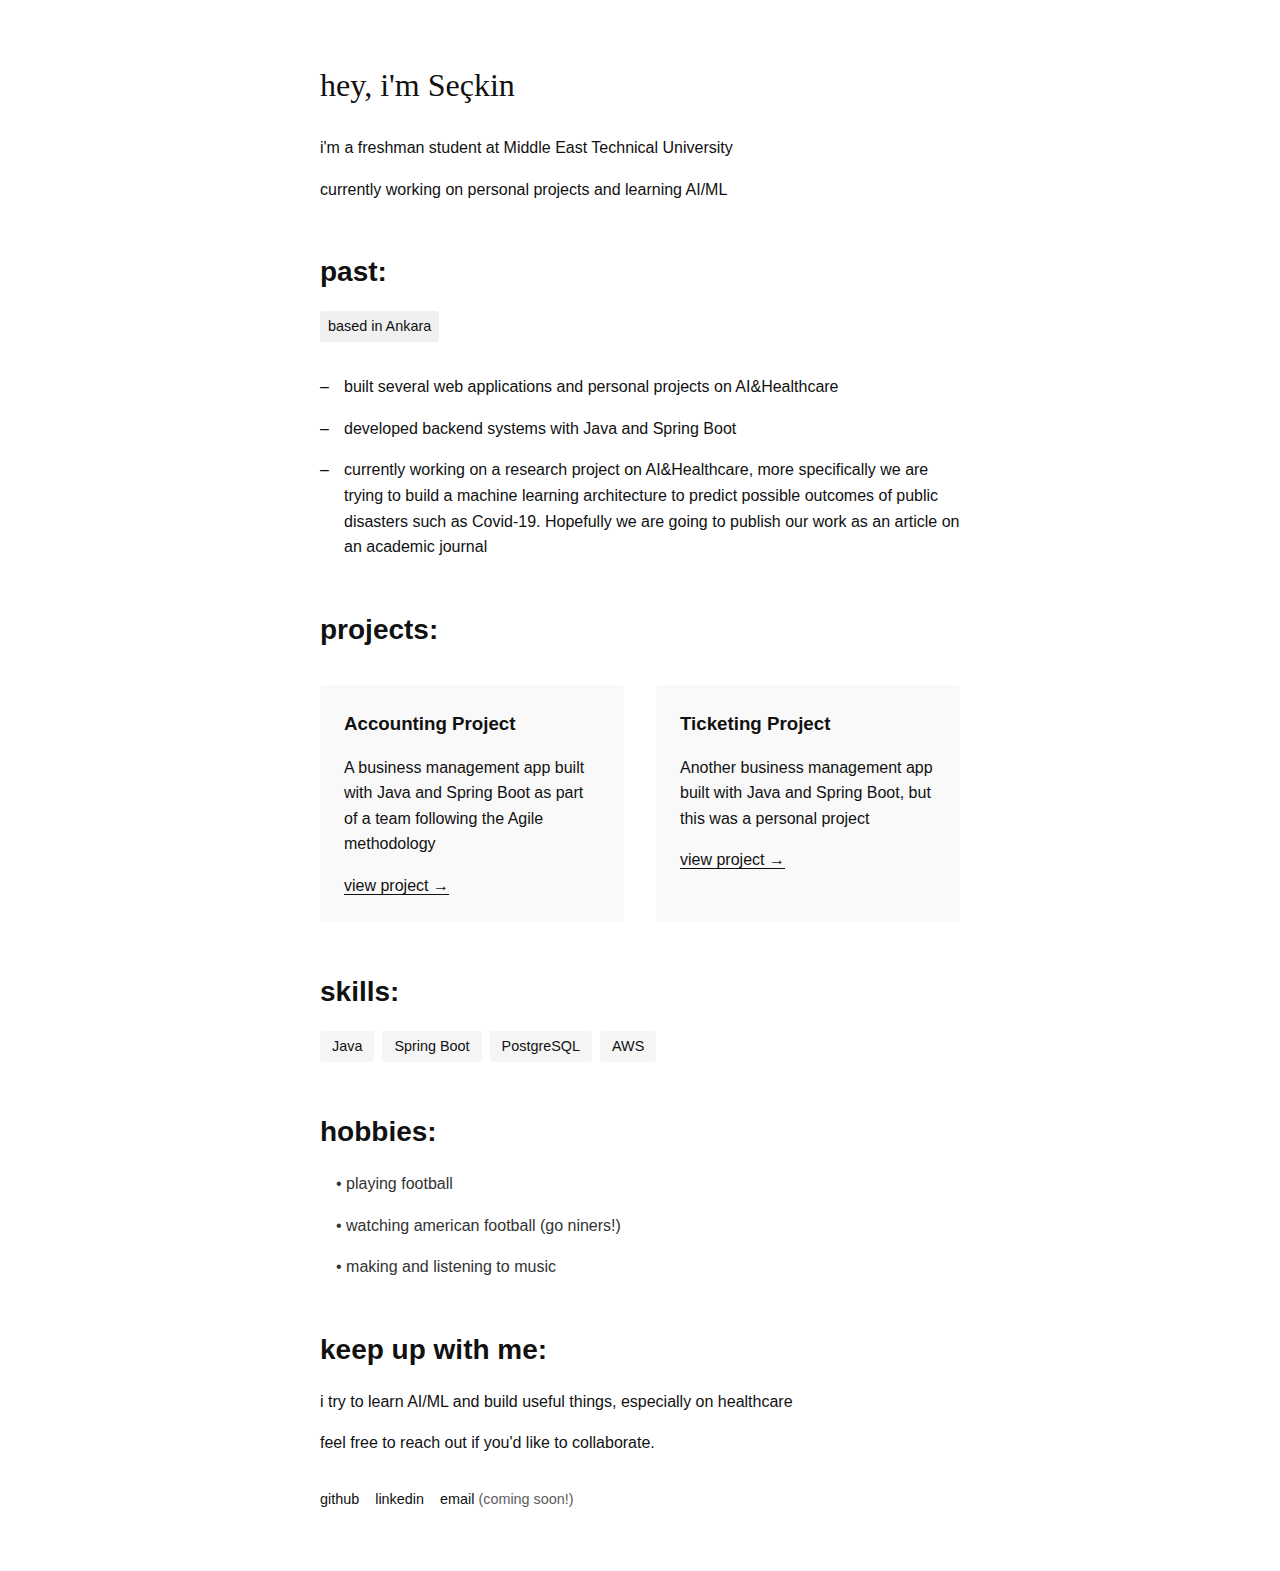
<file: index.html>
<!DOCTYPE html>
<html lang="en">
<head>
    <meta charset="UTF-8">
    <meta name="viewport" content="width=device-width, initial-scale=1.0">
    <title>Seçkin</title>
    <style>
        body {
            font-family: -apple-system, BlinkMacSystemFont, "Segoe UI", Roboto, sans-serif;
            line-height: 1.6;
            margin: 0;
            padding: 0 20px;
            max-width: 640px;
            margin: 60px auto;
            color: #111;
            background: #fff;
        }

        h1 {
            font-size: 2.5rem;
            font-weight: 700;
            margin-bottom: 1rem;
        }

        h2 {
            font-size: 1.75rem;
            font-weight: 600;
            margin: 2rem 0 1rem 0;
        }

        p {
            margin-bottom: 1rem;
        }

        a {
            color: #111;
            text-decoration: none;
            border-bottom: 1px solid #111;
            transition: opacity 0.2s;
        }

        a:hover {
            opacity: 0.7;
        }

        .header {
            margin-bottom: 3rem;
        }

        .header h1 {
            font-size: 2rem;
            font-weight: normal;
            font-family: "Times New Roman", serif;
            margin-bottom: 1.5rem;
        }

        section {
            margin-bottom: 3rem;
        }

        .past-item {
            margin-bottom: 1rem;
            padding-left: 1.5rem;
            position: relative;
        }

        .past-item:before {
            content: "–";
            position: absolute;
            left: 0;
        }

        .skills {
            display: flex;
            flex-wrap: wrap;
            gap: 0.5rem;
            margin: 1rem 0;
        }

        .skill {
            font-size: 0.9rem;
            padding: 0.25rem 0.75rem;
            background: #f5f5f5;
            border-radius: 3px;
        }

        .social-links {
            margin-top: 2rem;
            display: flex;
            gap: 1rem;
        }

        .social-link {
            border-bottom: none;
            font-size: 0.9rem;
        }

        .projects {
            display: grid;
            grid-template-columns: repeat(auto-fit, minmax(250px, 1fr));
            gap: 2rem;
            margin: 2rem 0;
        }

        .project {
            background: #f9f9f9;
            padding: 1.5rem;
            border-radius: 4px;
        }

        .project h3 {
            margin-top: 0;
            margin-bottom: 0.5rem;
        }

        .location {
            display: inline-block;
            font-size: 0.9rem;
            padding: 0.25rem 0.5rem;
            background: #f0f0f0;
            border-radius: 3px;
            margin-bottom: 1rem;
        }

        .hobbies {
            margin-left: 1rem;
        }

        .hobbies p {
            margin-bottom: 0.5rem;
            color: #333;
        }

        @media (max-width: 640px) {
            body {
                margin: 40px auto;
            }

            h1 {
                font-size: 2rem;
            }
        }
    </style>
</head>
<body>
<header class="header">
    <h1>hey, i'm Seçkin</h1>
    <p>i'm a freshman student at Middle East Technical University</p>
    <p>currently working on personal projects and learning AI/ML</p>
</header>

<section>
    <h2>past:</h2>
    <div>
        <span class="location">based in Ankara</span>
    </div>
    <div class="past-item">
        <p>built several web applications and personal projects on AI&Healthcare</p>
    </div>
    <div class="past-item">
        <p>developed backend systems with Java and Spring Boot</p>
    </div>
    <div class="past-item">
        <p>currently working on a research project on AI&Healthcare, more specifically we are trying to build a machine learning architecture to
            predict possible outcomes of public disasters such as Covid-19. Hopefully we are going to publish our work as an article on an academic journal</p>
    </div>
</section>

<section>
    <h2>projects:</h2>
    <div class="projects">
        <div class="project">
            <h3>Accounting Project</h3>
            <p>A business management app built with Java and Spring Boot as part of a team following the Agile methodology</p>
            <a href="https://github.com/seckinkurklu/Accounting-Project">view project →</a>
        </div>
        <div class="project">
            <h3>Ticketing Project</h3>
            <p>Another business management app built with Java and Spring Boot, but this was a personal project</p>
            <a href="https://github.com/seckinkurklu/ticketing-project-data">view project →</a>
        </div>
    </div>
</section>

<section>
    <h2>skills:</h2>
    <div class="skills">
        <span class="skill">Java</span>
        <span class="skill">Spring Boot</span>
        <span class="skill">PostgreSQL</span>
        <span class="skill">AWS</span>
    </div>
</section>

<section>
    <h2>hobbies:</h2>
    <div class="hobbies">
        <p>• playing football</p>
        <p>• watching american football (go niners!)</p>
        <p>• making and listening to music</p>
    </div>
</section>

<section>
    <h2>keep up with me:</h2>
    <p>i try to learn AI/ML and build useful things, especially on healthcare</p>
    <p>feel free to reach out if you'd like to collaborate.</p>
    <div class="social-links">
        <a href="https://github.com/seckinkurklu" class="social-link">github</a>
        <a href="https://www.linkedin.com/in/ramazan-se%C3%A7kin-k%C3%BCrkl%C3%BC/" class="social-link">linkedin</a>
        <a href="mailto:your.email@domain.com" class="social-link">email <span style="opacity: 0.7;">(coming soon!)</span></a>
    </div>
</section>
</body>
</html>
</file>
